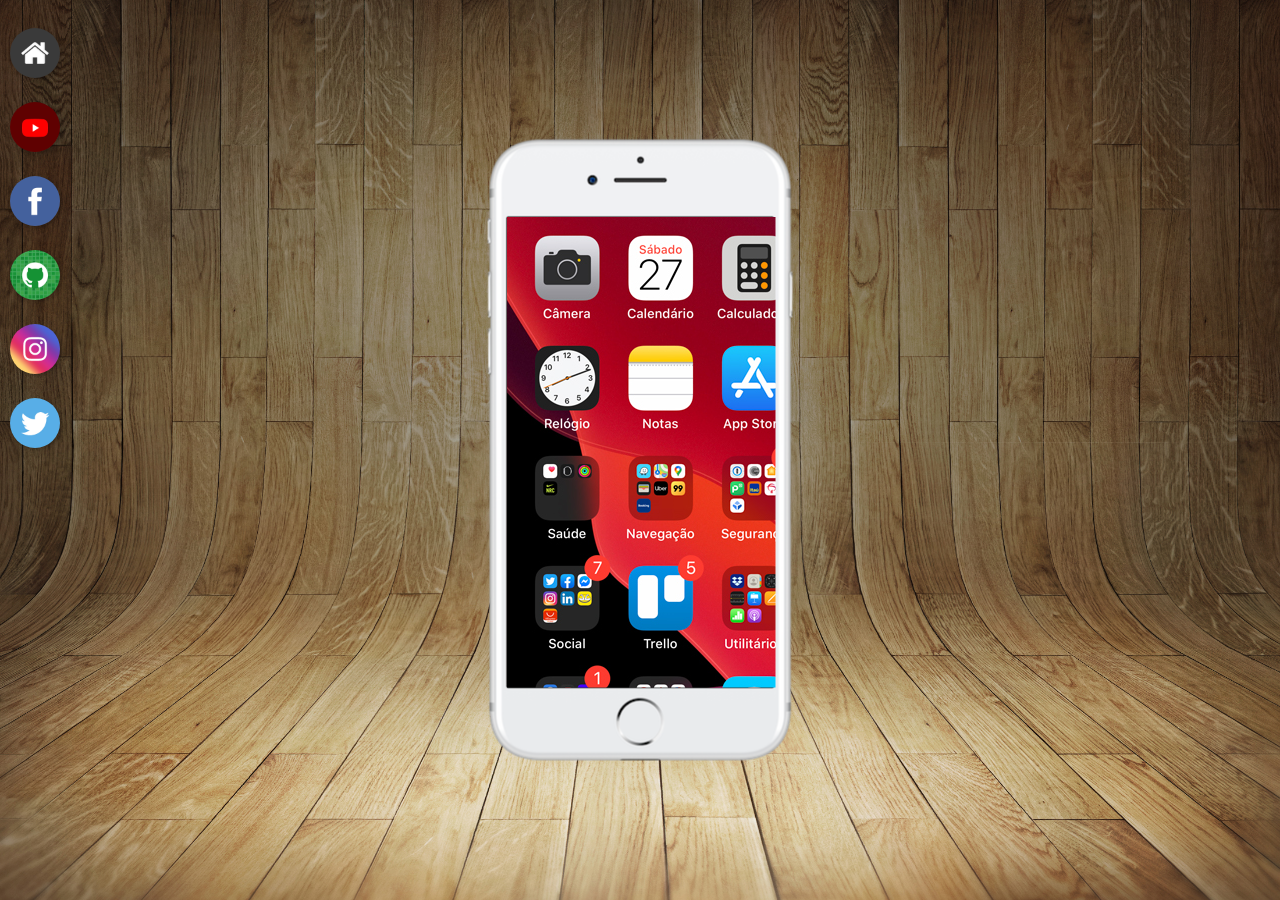
<file: index.html>
<!DOCTYPE html>
<html lang="pt-br">
<head>
    <meta charset="UTF-8">
    <meta name="viewport" content="width=device-width, initial-scale=1.0">
    <title>Inicio</title>
    <link rel="shortcut icon" href="favicon.ico" type="image/x-icon">
    <link rel="stylesheet" href="estilos.css">
</head>
<body>
    <main>
        <section id="telefone">
            <iframe src="imagens/tela-home.jpg" name="tela"  id="tela" frameborder="0">Seu navegador não é compativel com isso</iframe>

        </section>
        <section id="redes-sociais">
            <a href="home.html" target="tela"></a><br> <img src="imagens/logo-home.jpg" alt="home">
            <a href="youtube.html" target="tela"></a><br> <img src="imagens/logo-youtube.jpg" alt="youtube">
            <a href="facebook.html" target="tela"></a><br> <img src="imagens/logo-facebook.jpg" alt="facebook">
            <a href="github.html" target="tela"></a><br> <img src="imagens/logo-github.jpg" alt="github">
            <a href="#" target="tela"></a><br> <img src="imagens/logo-instagram.jpg" alt="instagram">
            <a href="#" target="tela"></a><br> <img src="imagens/logo-twitter.jpg" alt="twitter">

        </section>
    </main>
    
</body>
</html>
</file>
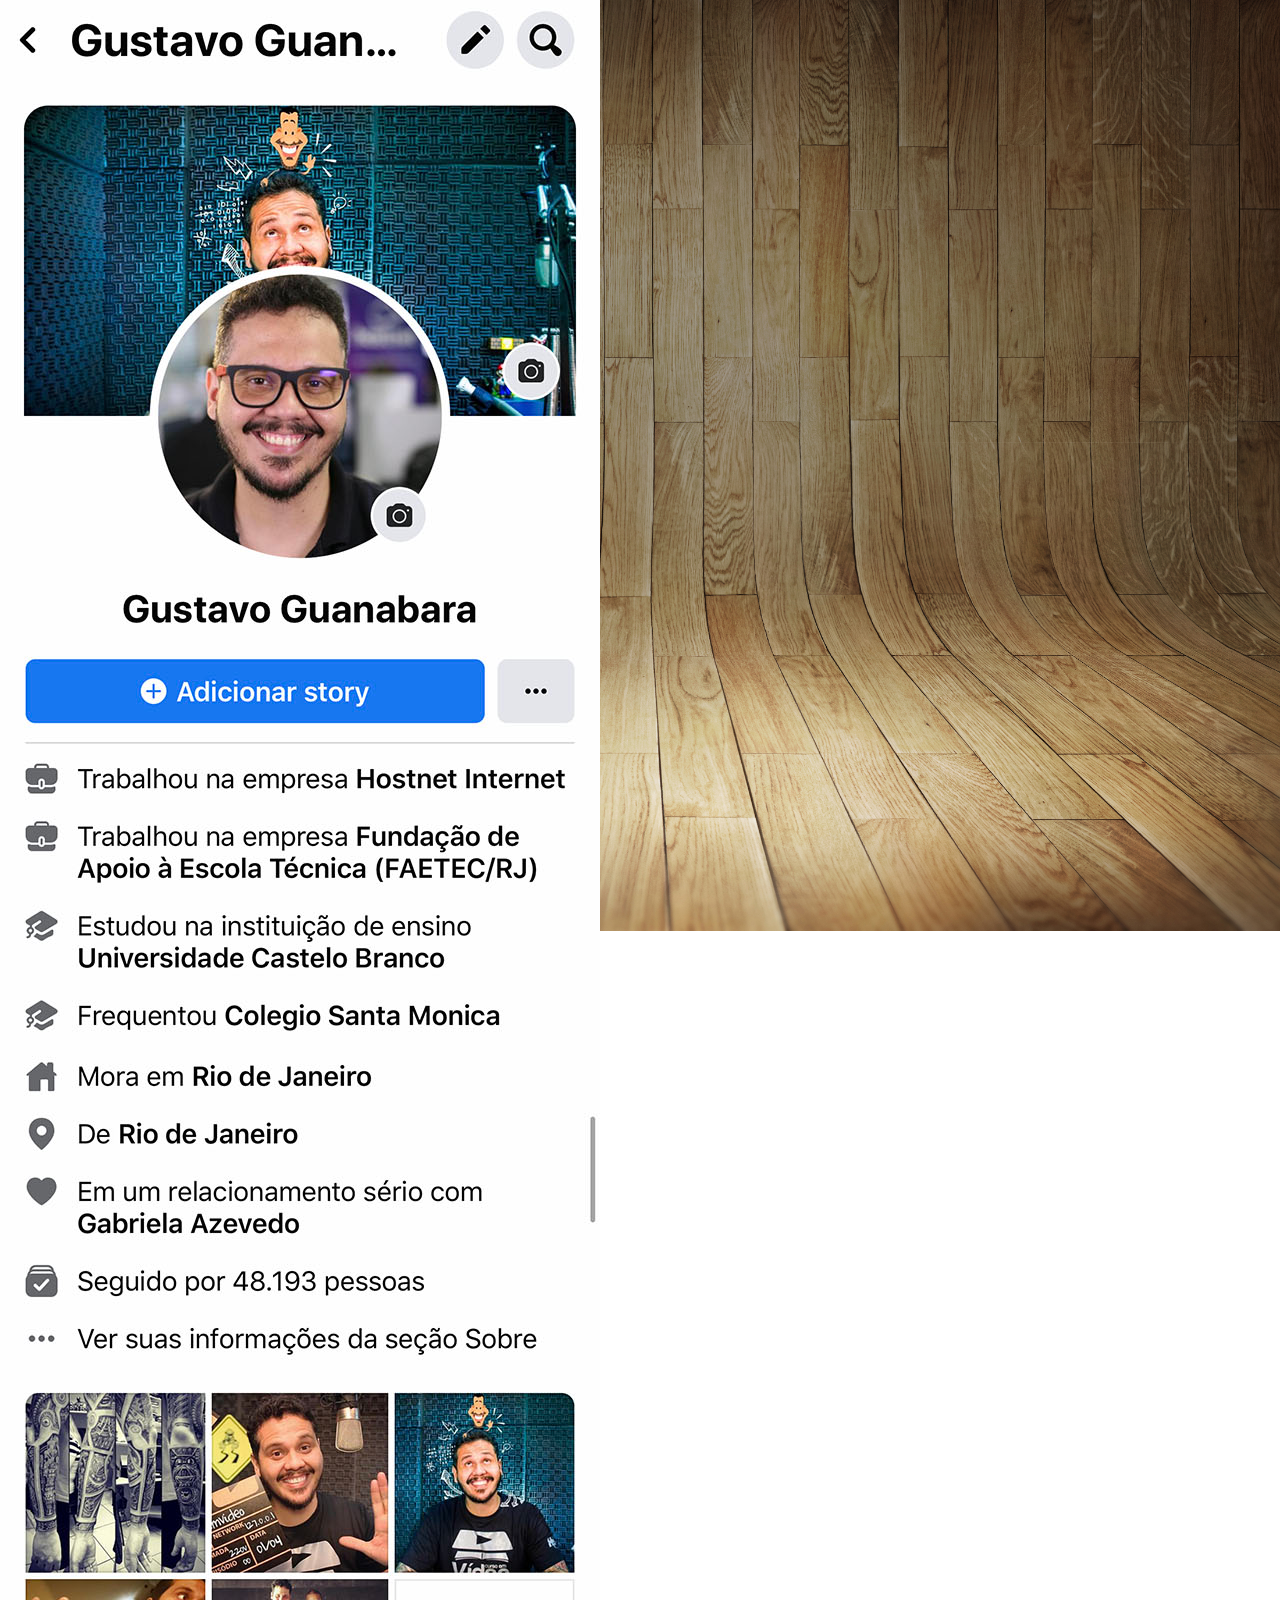
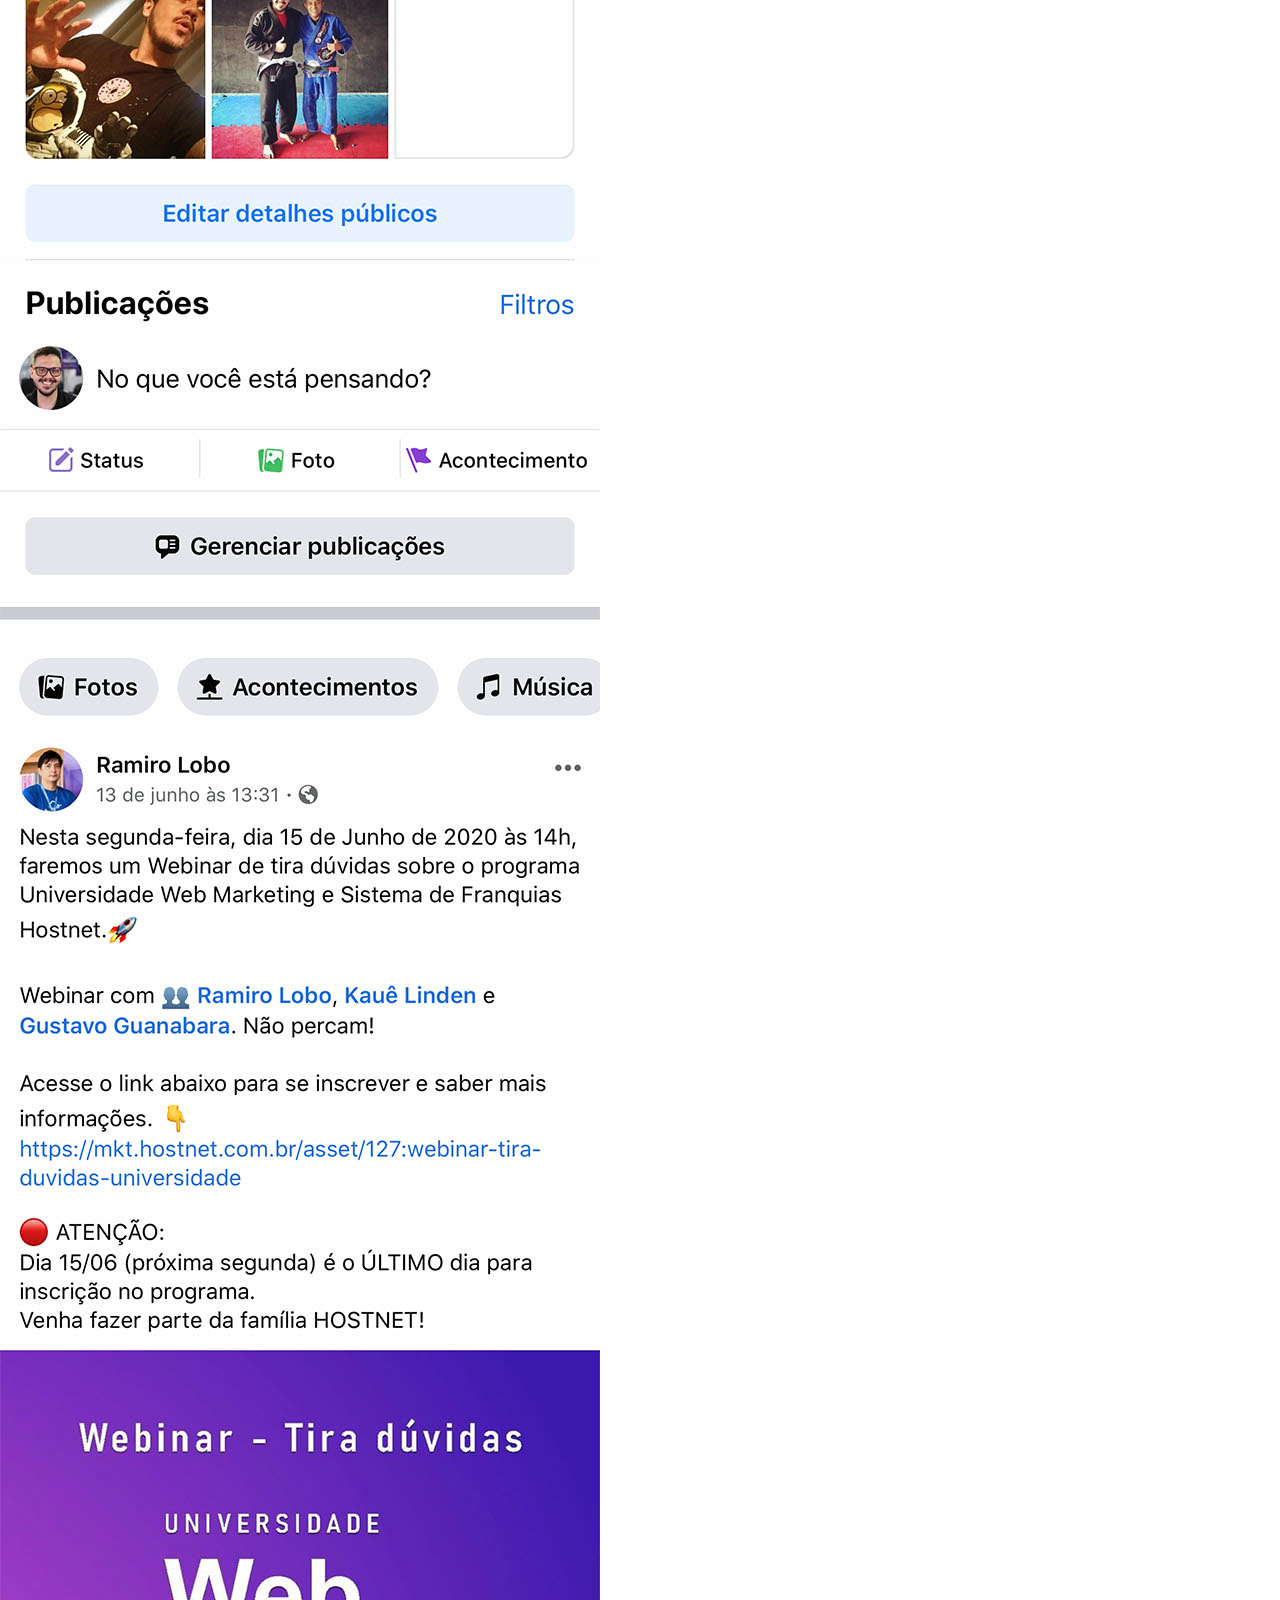
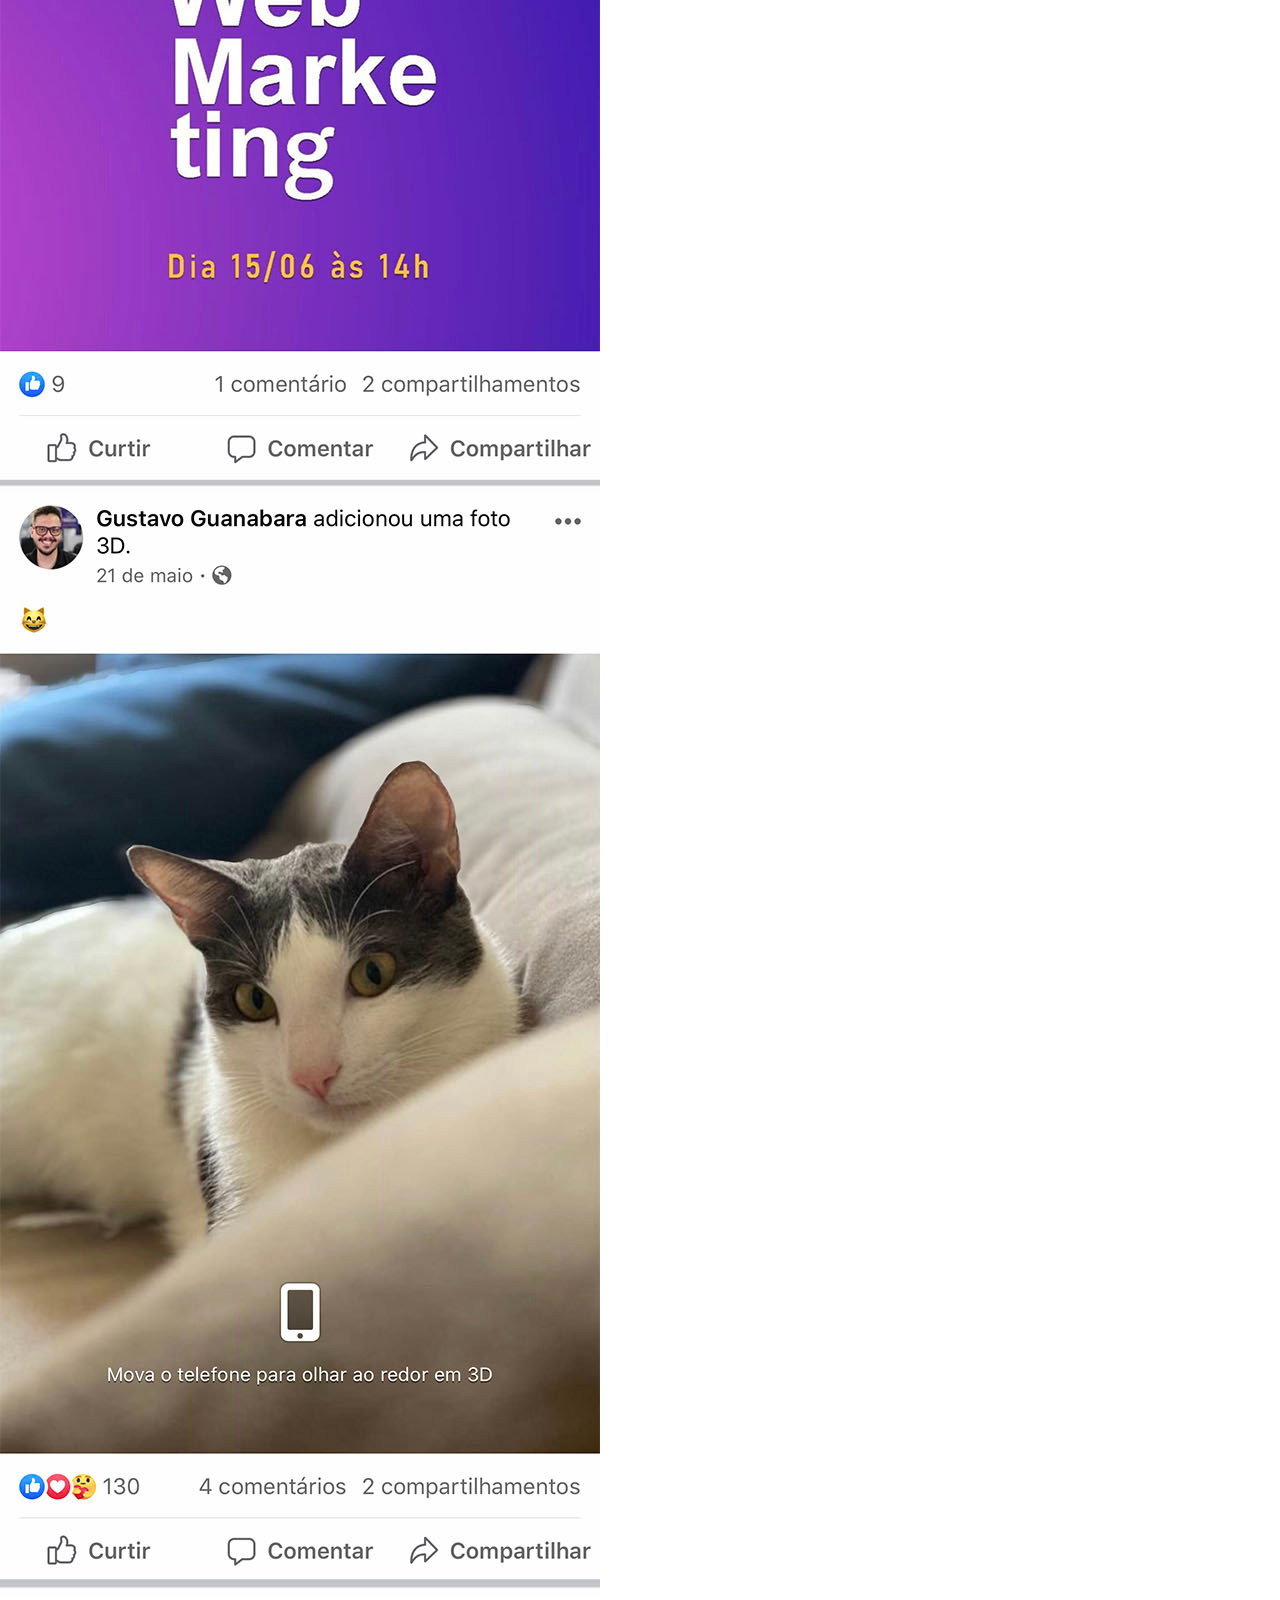
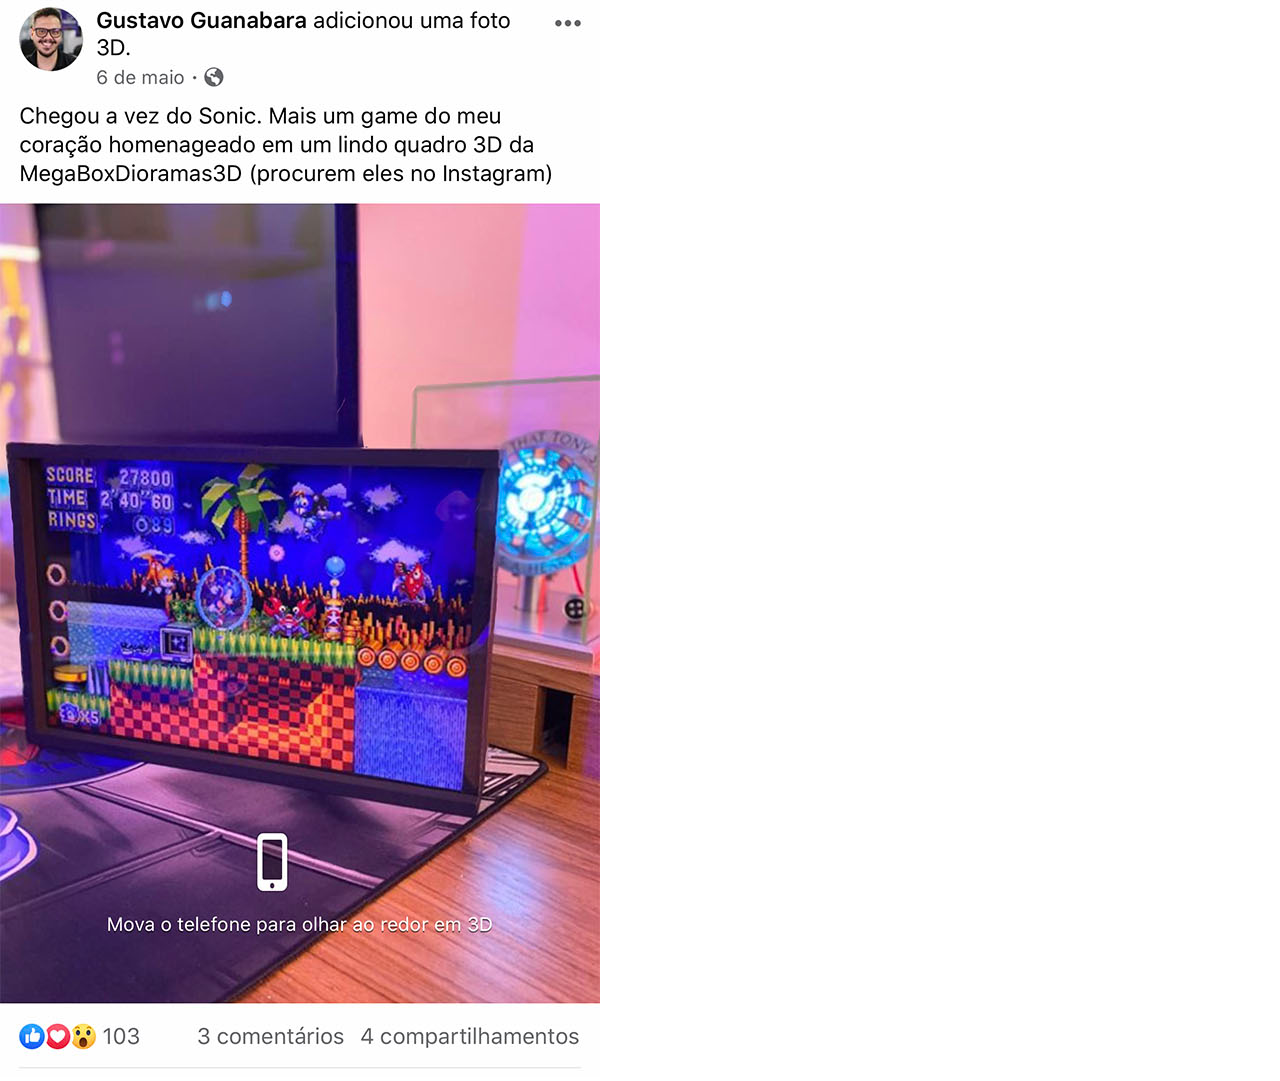
<file: facebook.html>
<!DOCTYPE html>
<html lang="pt-br">
<head>
    <meta charset="UTF-8">
    <meta name="viewport" content="width=device-width, initial-scale=1.0">
    <title>facebook</title>
    <link rel="stylesheet" href="estilos.css">
</head>
<body>
    <img src="imagens/tela-facebook.jpg" alt="facebook">
    <a href="https://www.facebook.com/adaoroberto.borduchi/" target="_blank"></a>
</body>
</html>
</file>
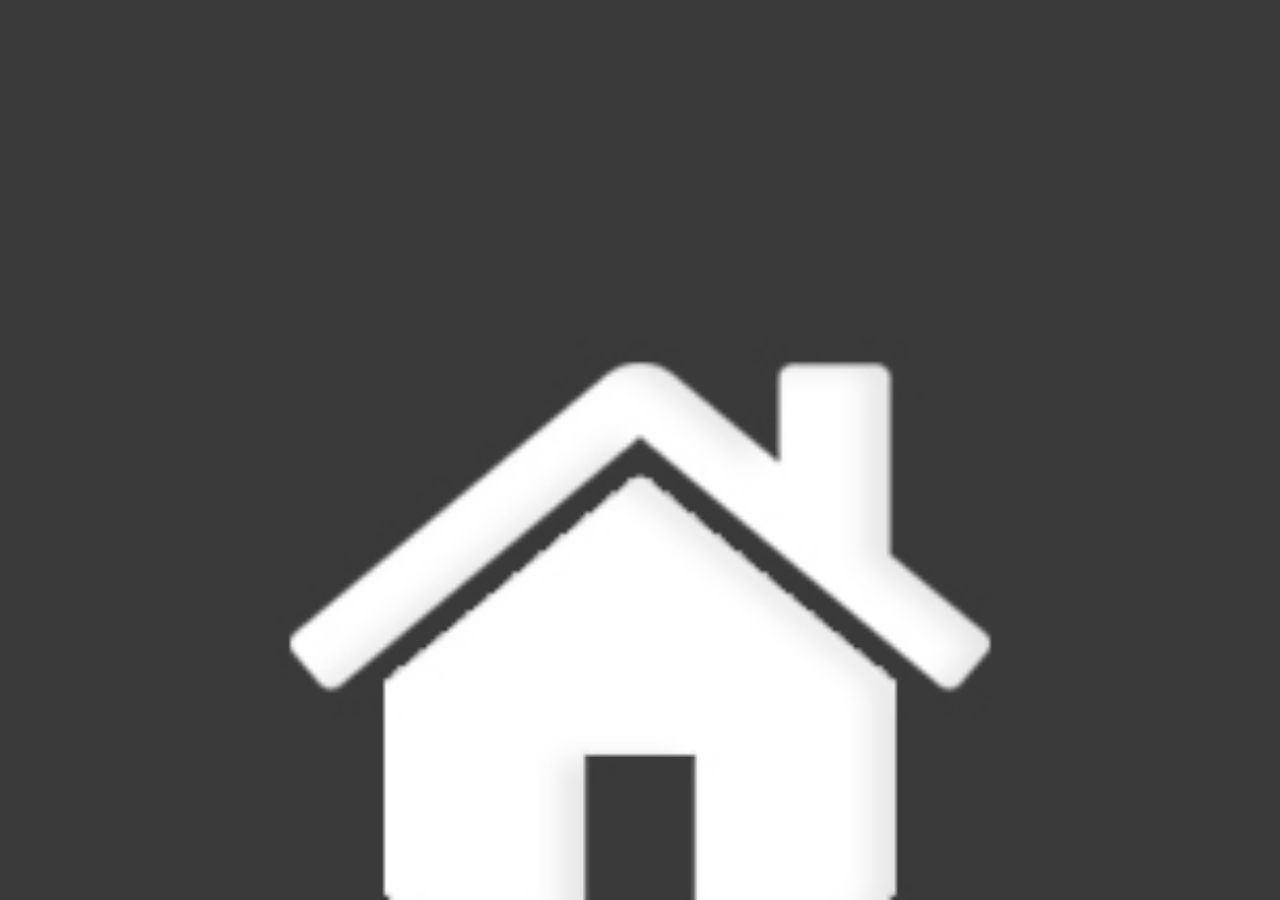
<file: home.html>
<!DOCTYPE html>
<html lang="pt-br">
<head>
    <meta charset="UTF-8">
    <meta name="viewport" content="width=device-width, initial-scale=1.0">
    <title>Document</title>
</head>
<style>
    *{
        margin:0px;
        padding:0px;
    }
    body{
        width: 100vw;
        height: 100vh;
        background:black url('imagens/logo-home.jpg') no-repeat top center;
        background-size: cover;
    }
</style>
<body>
    
</body>
</html>
</file>
<file: estilos.css>
@charset "UTF-8";

*{
    margin: 0px;
    padding:0px;
    font-family: Arial, Helvetica, sans-serif;
}

html,body{
    height: 100vh;
    width: 100vw;
    
}
body{
    background: url('imagens/fundo-madeira.jpg') no-repeat;
    background-size: cover;
    background-attachment: fixed;
}

main{
    height: 100vh;
    position: relative;
    
}

section#telefone {
    position: absolute;
    top: 50%;
    left: 50%;
    transform: translate(-50%,-50%);
    height: 627px;
    width: 311px;
    background: url('imagens/frame-iphone.png') no-repeat;
}
iframe#tela{
    position: relative;
    top: 80px;
    left: 22px;
    width: 269px;
    height: 471px;
}

section#redes-sociais img {
    width: 50px;
 
    margin: 10px;
    border-radius: 50%;
    box-shadow: 2px 2px 5px rgba(0, 0, 0, 0.281);
    box-sizing: border-box;
}
section#redes-sociais img:hover {
    border: 2px solid rgba(255, 255, 255, 0.342);
    transform: translate(-3px -3px);
    box-shadow: 5px 5px 10px rgba(0, 0, 0, 0.603);
    transition: transform .2s, border 1s;
}
</file>
